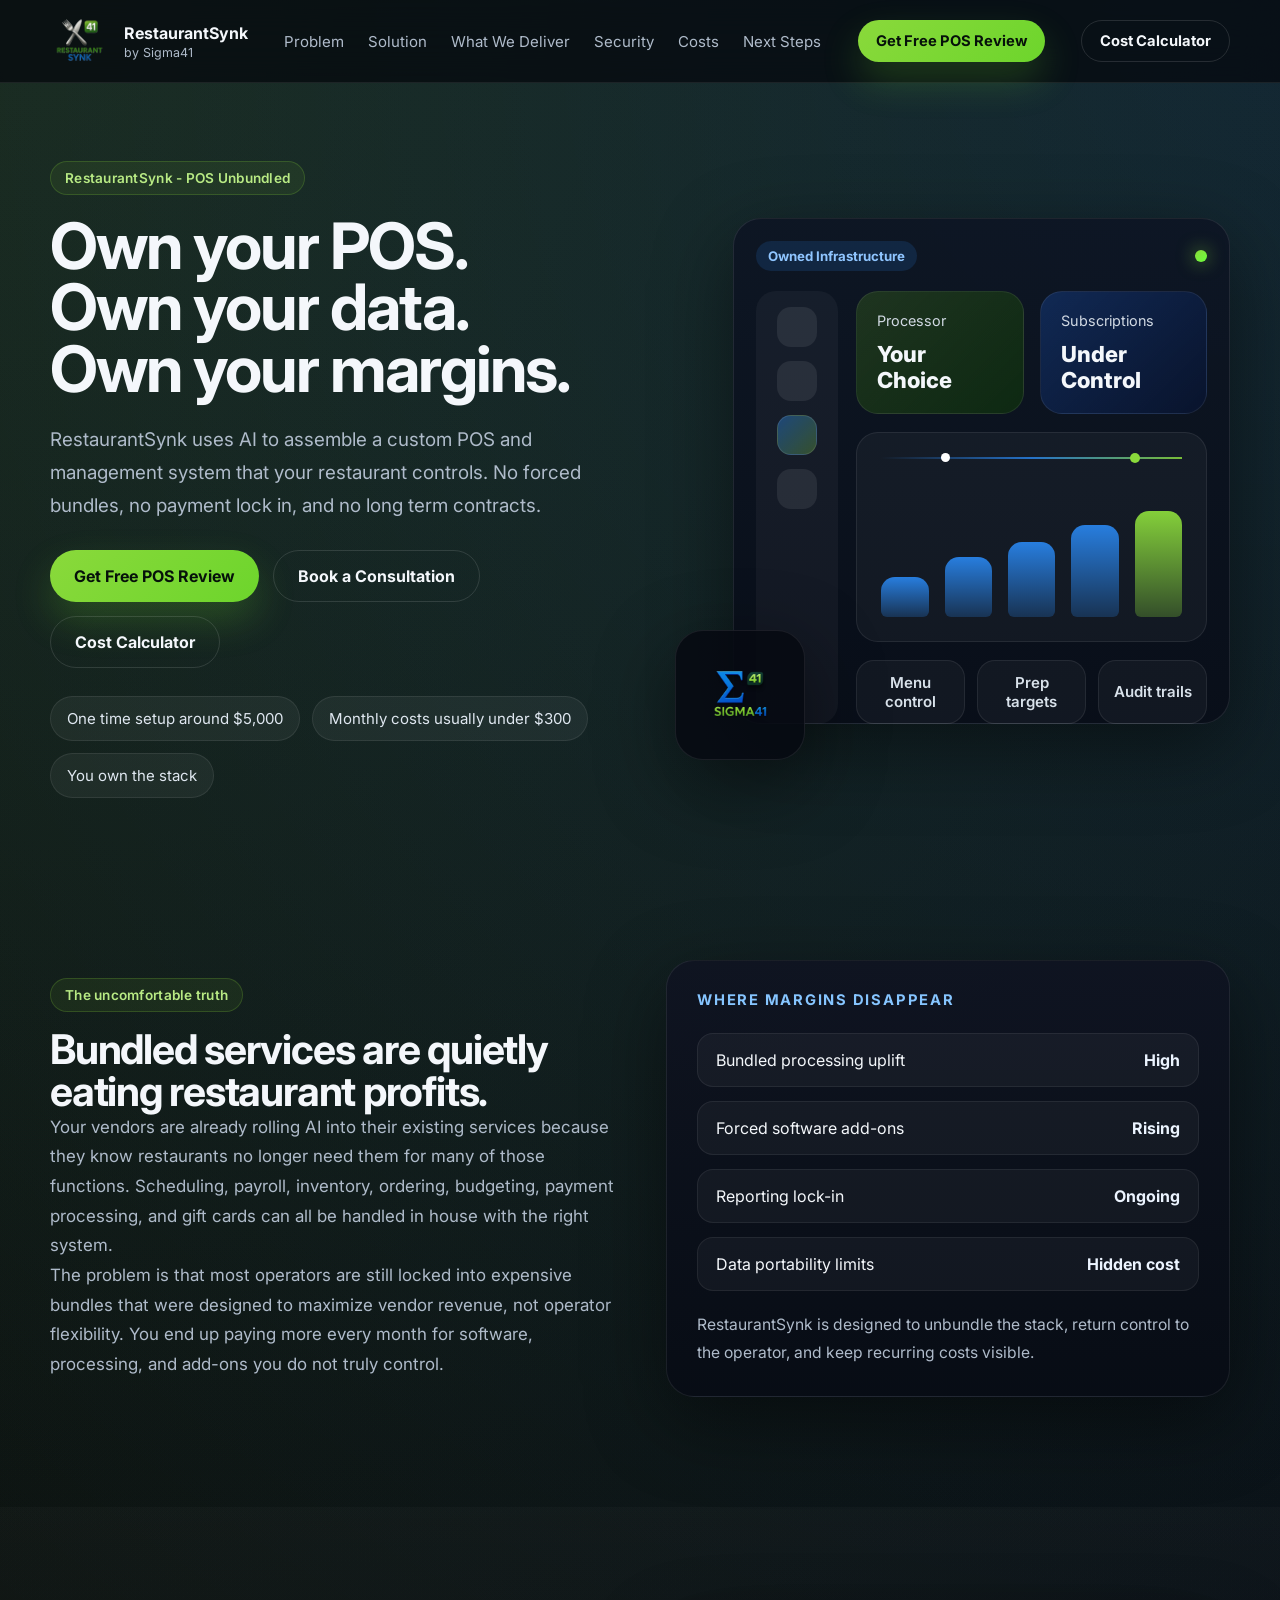
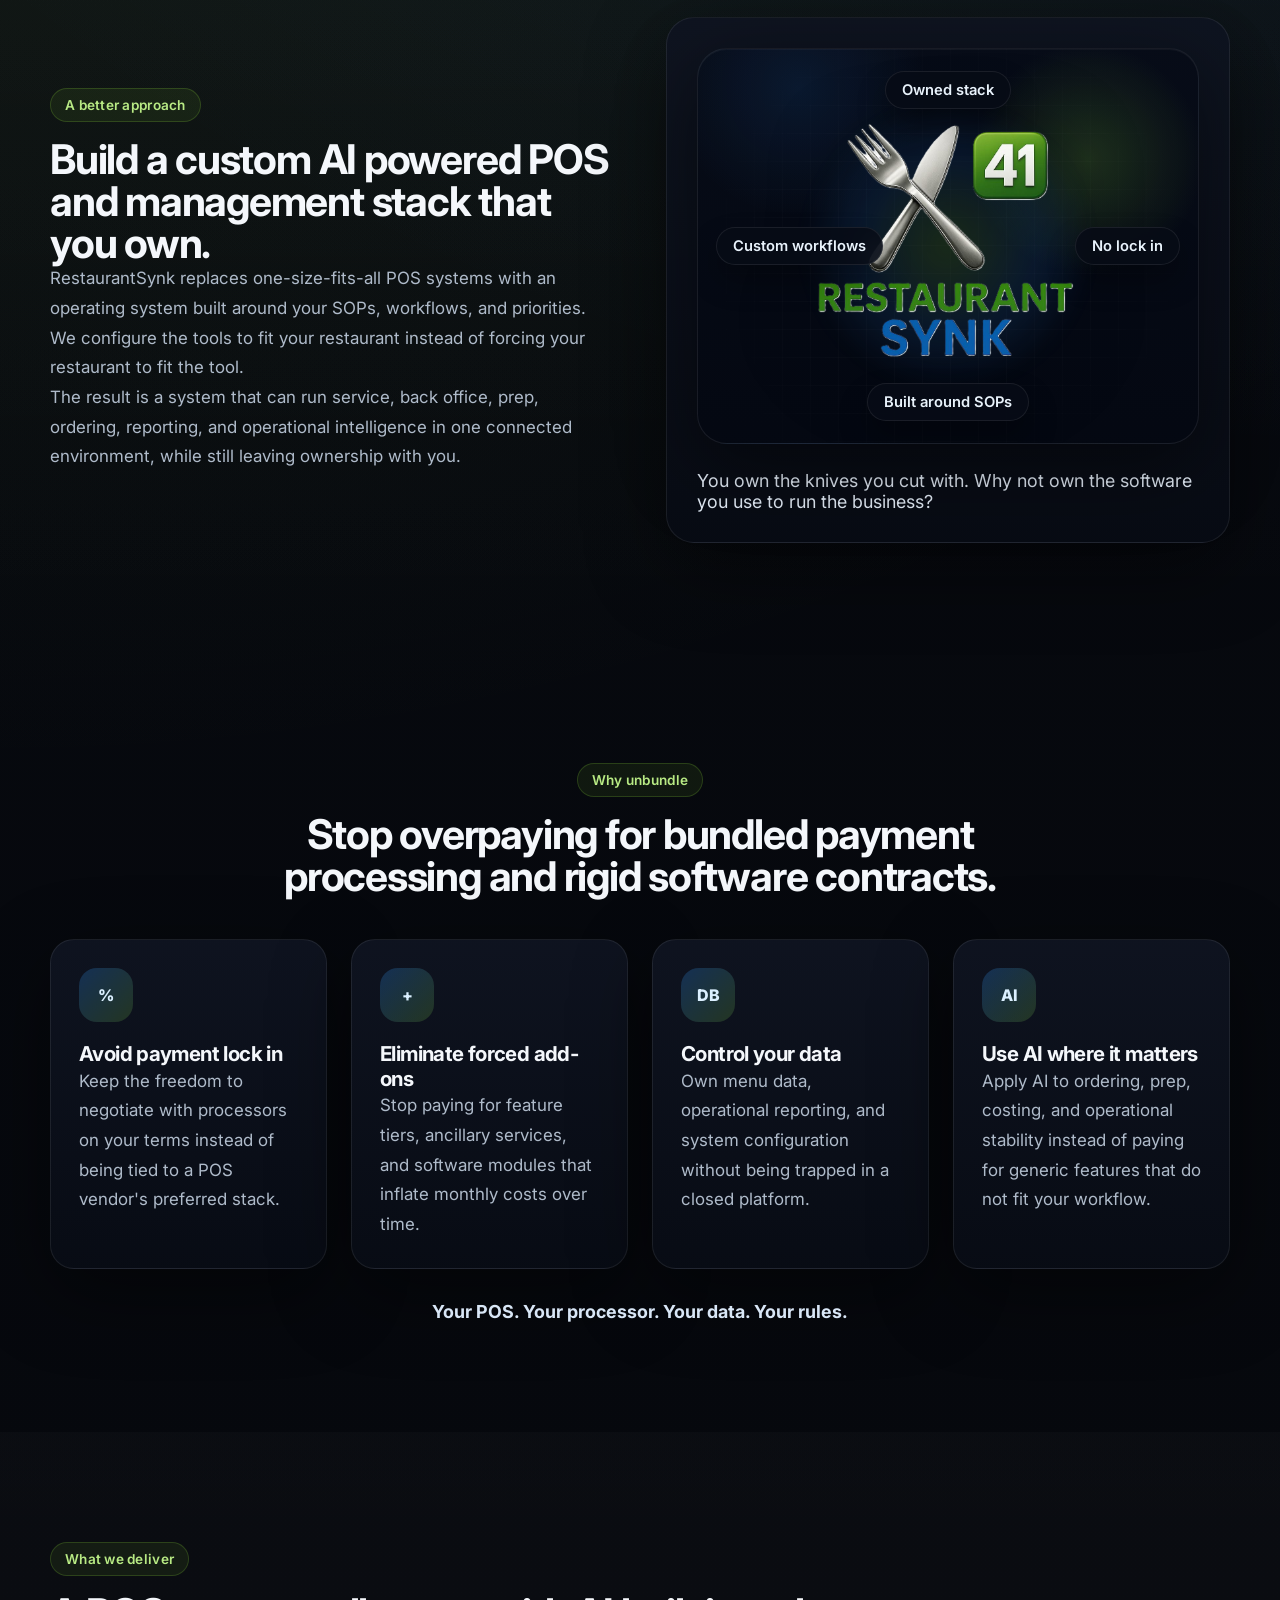
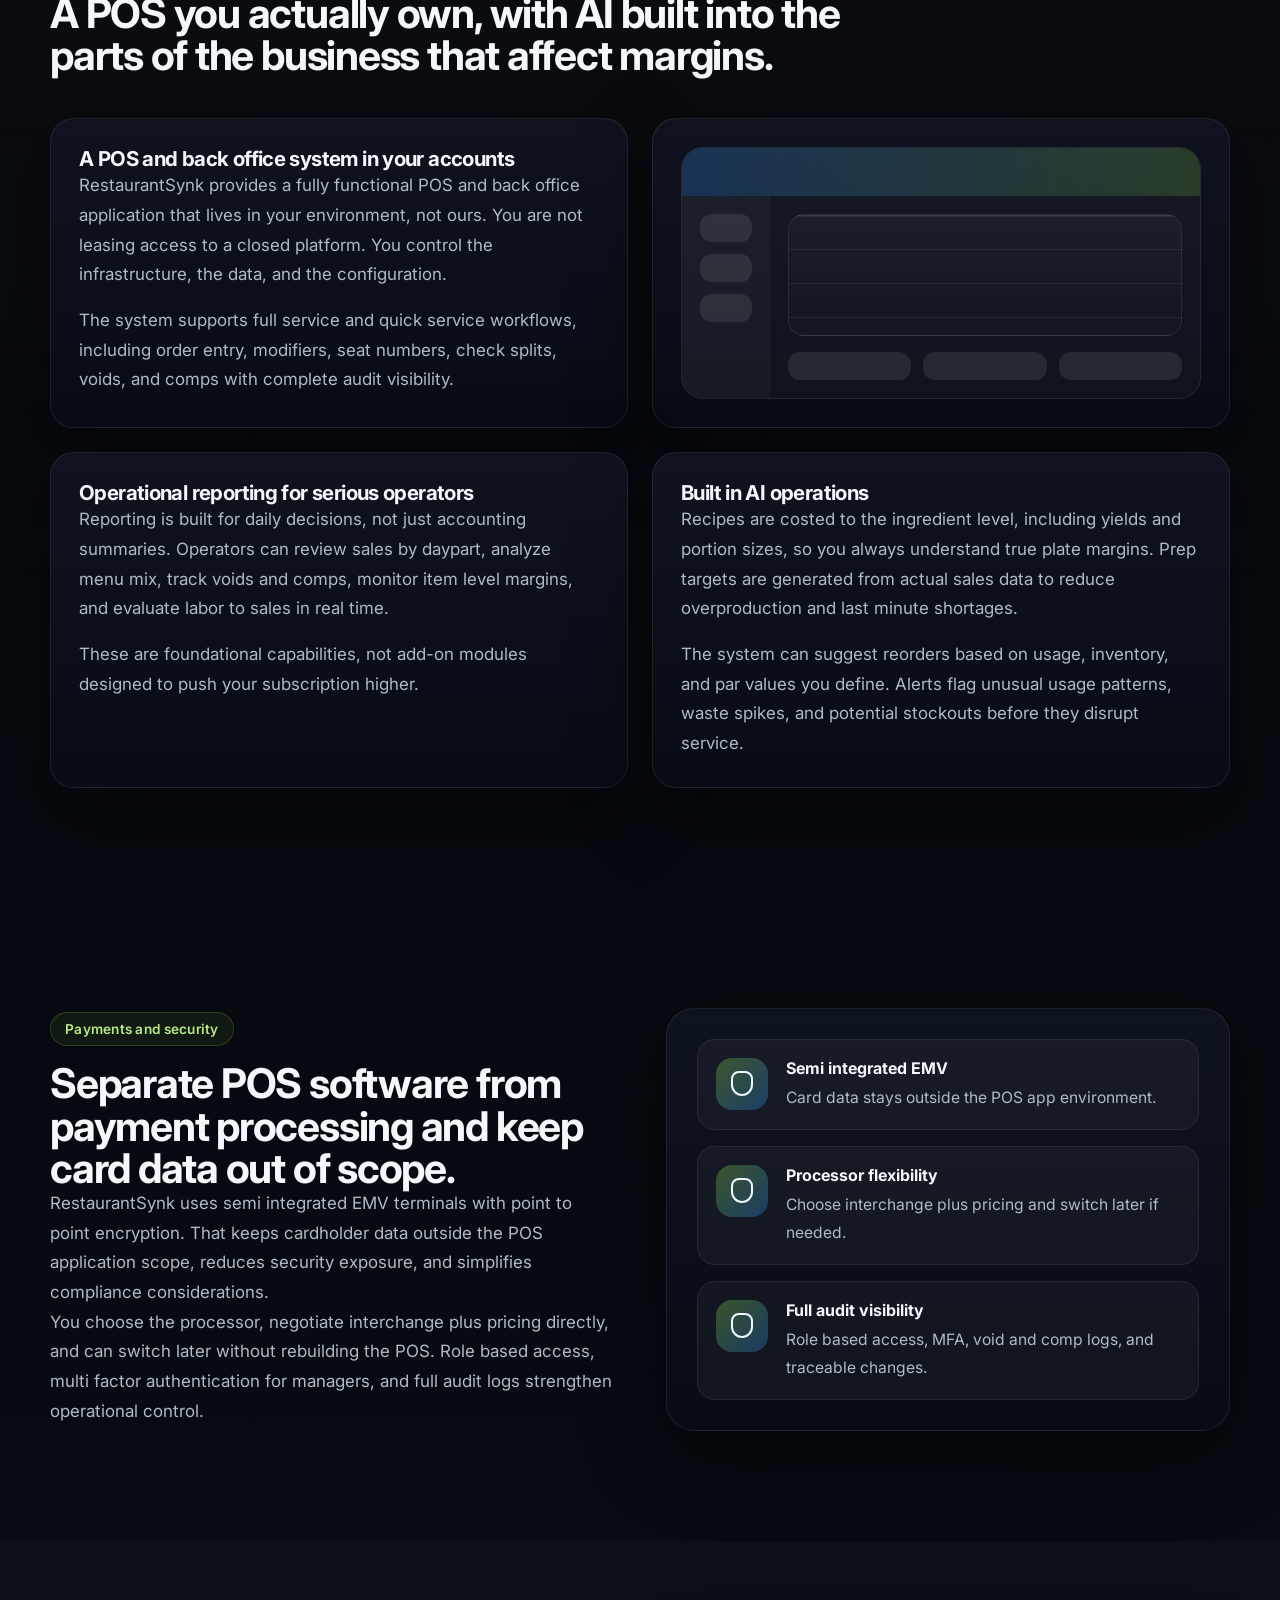
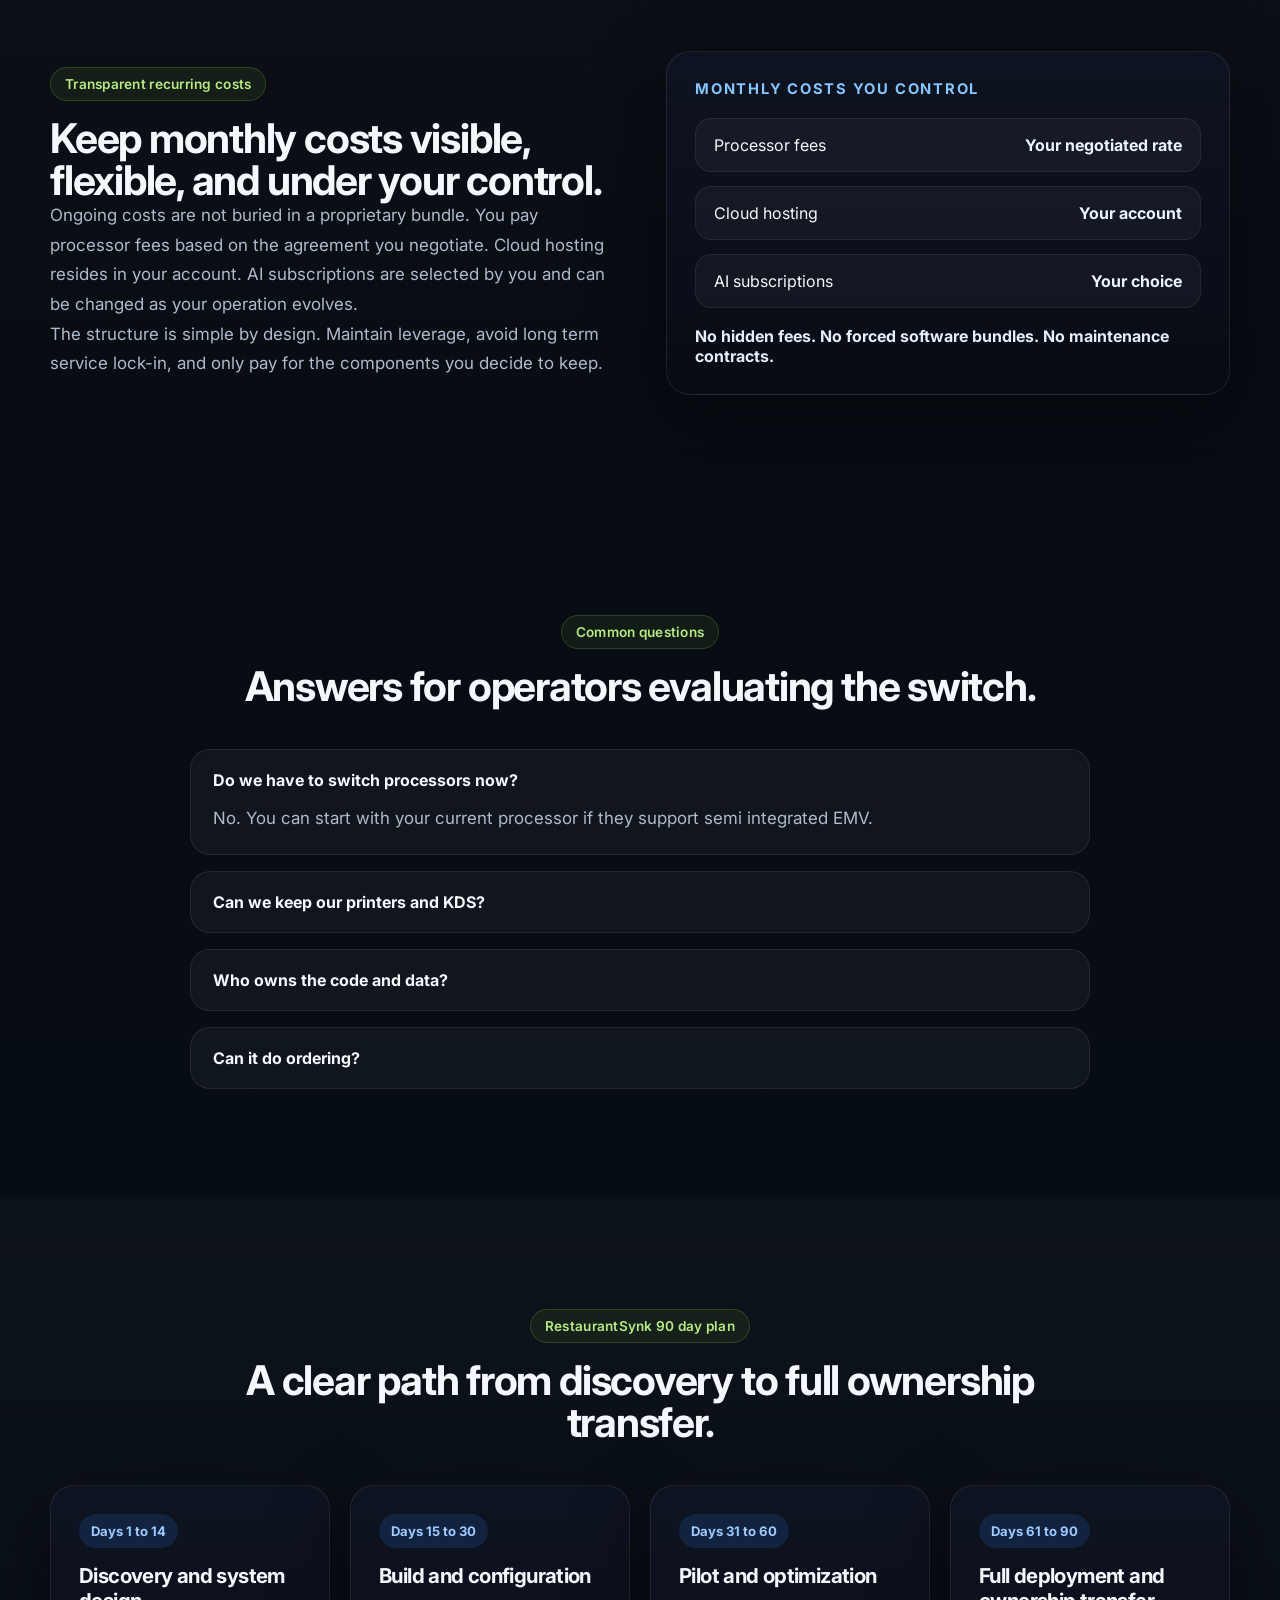
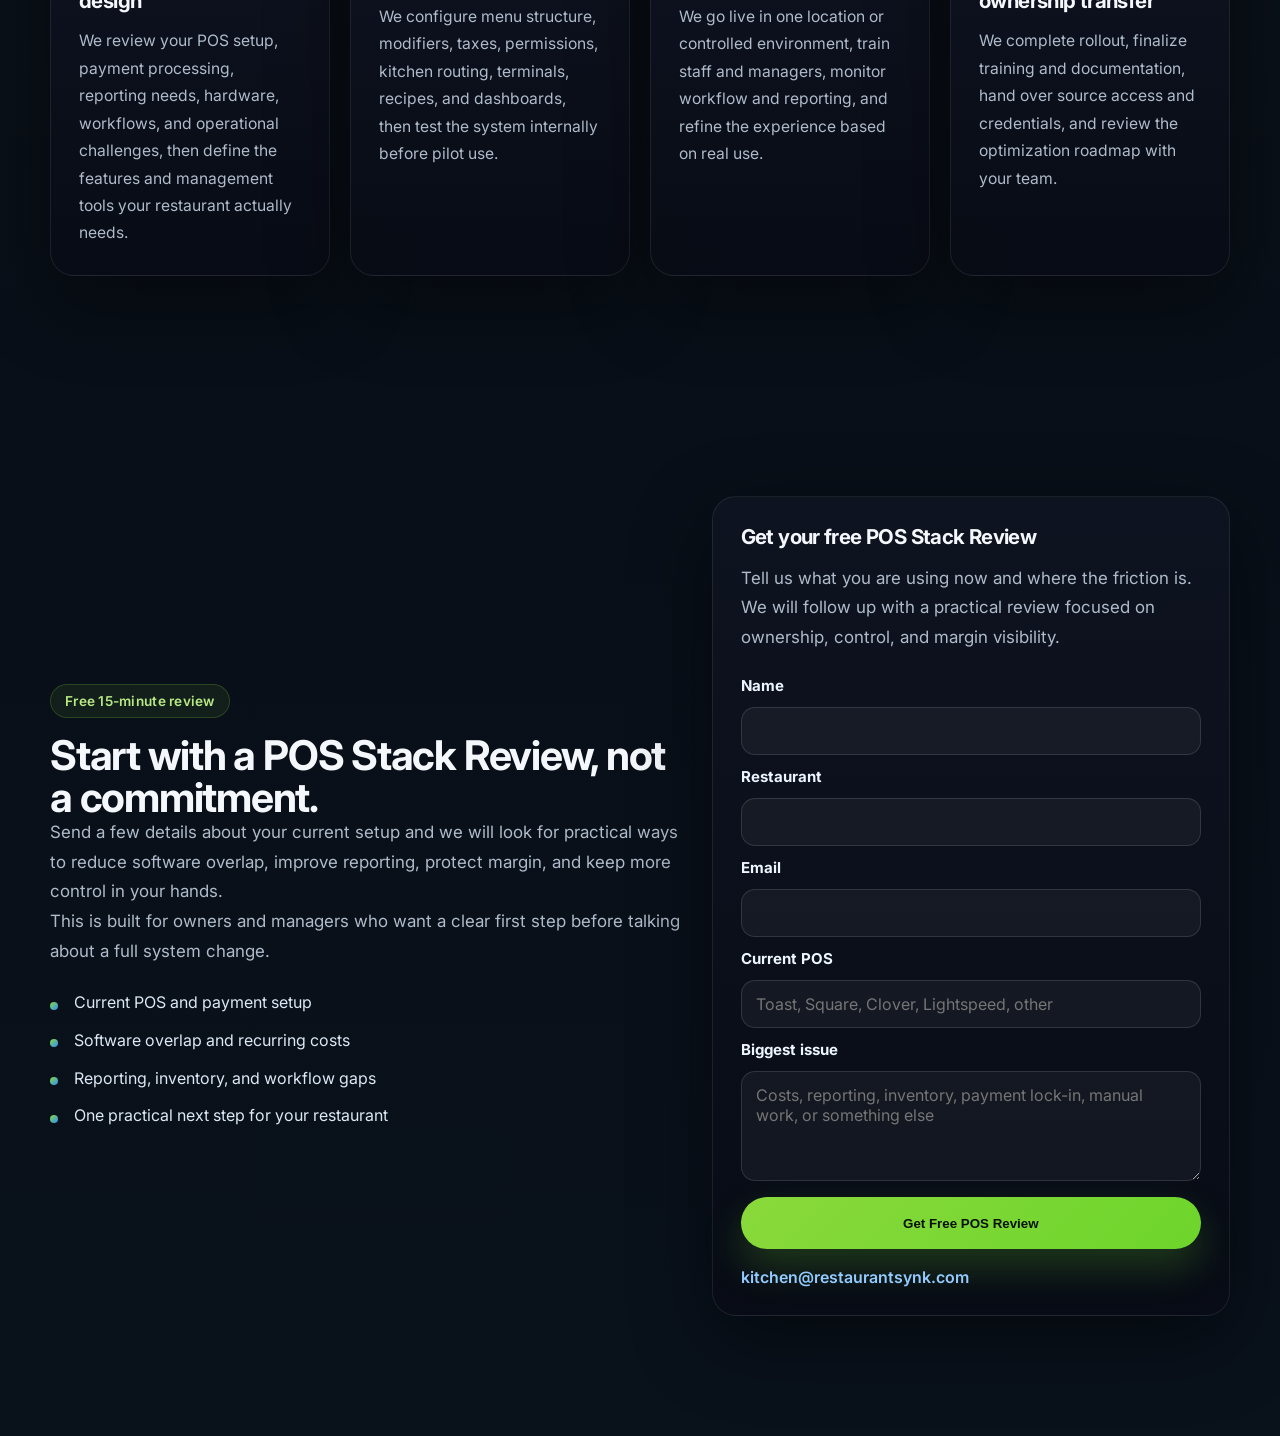
<file: index.html>
<!DOCTYPE html>
<html lang="en">
<head>
  <!-- Google tag (gtag.js) -->
  <script async src="https://www.googletagmanager.com/gtag/js?id=AW-18109989423"></script>
  <script>
    window.dataLayer = window.dataLayer || [];
    function gtag(){dataLayer.push(arguments);}
    gtag('js', new Date());

    gtag('config', 'AW-18109989423');
  </script>
  <meta charset="UTF-8" />
  <meta name="viewport" content="width=device-width, initial-scale=1.0" />
  <title>RestaurantSynk | POS Unbundled</title>
  <meta name="description" content="Own your POS, your data, and your margins. RestaurantSynk builds custom AI-powered POS and back-office systems without forced bundles or payment lock-in." />
  <link rel="preconnect" href="https://fonts.googleapis.com">
  <link rel="preconnect" href="https://fonts.gstatic.com" crossorigin>
  <link href="https://fonts.googleapis.com/css2?family=Inter:wght@400;500;600;700;800&display=swap" rel="stylesheet">
  <link rel="stylesheet" href="styles.css" />
  <link rel="stylesheet" href="lead-form.css" />
</head>
<body>
  <div class="site-shell">
    <header class="topbar">
      <div class="container nav-wrap">
        <a class="brand" href="#top" aria-label="RestaurantSynk home">
          <img src="assets/restaurantsynk-logo.png" alt="RestaurantSynk logo" class="brand-logo" />
          <div class="brand-copy">
            <span class="brand-name">RestaurantSynk</span>
            <span class="brand-sub">by Sigma41</span>
          </div>
        </a>
        <nav class="nav-links">
          <a href="#problem">Problem</a>
          <a href="#solution">Solution</a>
          <a href="#deliver">What We Deliver</a>
          <a href="#security">Security</a>
          <a href="#cost">Costs</a>
          <a href="#next-steps">Next Steps</a>
        </nav>
        <a class="btn btn-small" href="https://calendly.com/kitchen-restaurantsynk/30min" target="_blank" rel="noreferrer">Schedule a Consultation</a>
      </div>
    </header>

    <main id="top">
      <section class="hero">
        <div class="container hero-grid">
          <div class="hero-copy">
            <div class="eyebrow">RestaurantSynk - POS Unbundled</div>
            <h1>Own your POS.<br>Own your data.<br>Own your margins.</h1>
            <p class="hero-lead">
              RestaurantSynk uses AI to assemble a custom POS and management system that your restaurant controls. No forced bundles, no payment lock in, and no long term contracts.
            </p>
            <div class="hero-actions">
              <a class="btn" href="https://calendly.com/kitchen-restaurantsynk/30min" target="_blank" rel="noreferrer">Schedule a Consultation</a>
              <a class="btn btn-ghost" href="mailto:kitchen@restaurantsynk.com">Contact Us</a>
            </div>
            <div class="hero-points">
              <span>One time setup around $5,000</span>
              <span>Monthly costs usually under $300</span>
              <span>You own the stack</span>
            </div>
          </div>
          <div class="hero-visual">
            <div class="visual-card control-card">
              <div class="visual-top">
                <span class="pill">Owned Infrastructure</span>
                <span class="status-dot"></span>
              </div>
              <div class="mock-screen">
                <div class="mock-sidebar">
                  <div class="mock-icon"></div>
                  <div class="mock-icon"></div>
                  <div class="mock-icon active"></div>
                  <div class="mock-icon"></div>
                </div>
                <div class="mock-content">
                  <div class="metric-row">
                    <div class="metric-card green">
                      <div class="metric-label">Processor</div>
                      <div class="metric-value">Your Choice</div>
                    </div>
                    <div class="metric-card blue">
                      <div class="metric-label">Subscriptions</div>
                      <div class="metric-value">Under Control</div>
                    </div>
                  </div>
                  <div class="chart-card">
                    <div class="chart-line"></div>
                    <div class="chart-bars">
                      <span></span><span></span><span></span><span></span><span></span>
                    </div>
                  </div>
                  <div class="feature-list">
                    <div>Menu control</div>
                    <div>Prep targets</div>
                    <div>Audit trails</div>
                  </div>
                </div>
              </div>
            </div>
            <div class="sigma-badge">
              <img src="assets/sigma41-logo.png" alt="Sigma41 logo" />
            </div>
          </div>
        </div>
      </section>

      <section class="section" id="problem">
        <div class="container split-layout">
          <div>
            <div class="eyebrow">The uncomfortable truth</div>
            <h2>Bundled services are quietly eating restaurant profits.</h2>
            <p>
              Your vendors are already rolling AI into their existing services because they know restaurants no longer need them for many of those functions. Scheduling, payroll, inventory, ordering, budgeting, payment processing, and gift cards can all be handled in house with the right system.
            </p>
            <p>
              The problem is that most operators are still locked into expensive bundles that were designed to maximize vendor revenue, not operator flexibility. You end up paying more every month for software, processing, and add-ons you do not truly control.
            </p>
          </div>
          <div class="panel stack-panel">
            <div class="stack-title">Where margins disappear</div>
            <div class="cost-stack">
              <div class="stack-row"><span>Bundled processing uplift</span><strong>High</strong></div>
              <div class="stack-row"><span>Forced software add-ons</span><strong>Rising</strong></div>
              <div class="stack-row"><span>Reporting lock-in</span><strong>Ongoing</strong></div>
              <div class="stack-row"><span>Data portability limits</span><strong>Hidden cost</strong></div>
            </div>
            <p class="panel-note">RestaurantSynk is designed to unbundle the stack, return control to the operator, and keep recurring costs visible.</p>
          </div>
        </div>
      </section>

      <section class="section alt" id="solution">
        <div class="container split-layout reverse">
          <div class="panel logo-showcase">
            <div class="logo-orbit-card">
              <span class="orbit-pill orbit-top">Owned stack</span>
              <span class="orbit-pill orbit-right">No lock in</span>
              <span class="orbit-pill orbit-bottom">Built around SOPs</span>
              <span class="orbit-pill orbit-left">Custom workflows</span>
              <div class="logo-grid"></div>
              <div class="logo-glow"></div>
              <img src="assets/restaurantsynk-logo.png" alt="RestaurantSynk logo" class="solution-logo" />
            </div>
            <div class="panel-note big">You own the knives you cut with. Why not own the software you use to run the business?</div>
          </div>
          <div>
            <div class="eyebrow">A better approach</div>
            <h2>Build a custom AI powered POS and management stack that you own.</h2>
            <p>
              RestaurantSynk replaces one-size-fits-all POS systems with an operating system built around your SOPs, workflows, and priorities. We configure the tools to fit your restaurant instead of forcing your restaurant to fit the tool.
            </p>
            <p>
              The result is a system that can run service, back office, prep, ordering, reporting, and operational intelligence in one connected environment, while still leaving ownership with you.
            </p>
          </div>
        </div>
      </section>

      <section class="section" id="why-unbundle">
        <div class="container">
          <div class="section-header center">
            <div class="eyebrow">Why unbundle</div>
            <h2>Stop overpaying for bundled payment processing and rigid software contracts.</h2>
          </div>
          <div class="card-grid four-up">
            <article class="info-card">
              <div class="icon-wrap">%</div>
              <h3>Avoid payment lock in</h3>
              <p>Keep the freedom to negotiate with processors on your terms instead of being tied to a POS vendor's preferred stack.</p>
            </article>
            <article class="info-card">
              <div class="icon-wrap">+</div>
              <h3>Eliminate forced add-ons</h3>
              <p>Stop paying for feature tiers, ancillary services, and software modules that inflate monthly costs over time.</p>
            </article>
            <article class="info-card">
              <div class="icon-wrap">DB</div>
              <h3>Control your data</h3>
              <p>Own menu data, operational reporting, and system configuration without being trapped in a closed platform.</p>
            </article>
            <article class="info-card">
              <div class="icon-wrap">AI</div>
              <h3>Use AI where it matters</h3>
              <p>Apply AI to ordering, prep, costing, and operational stability instead of paying for generic features that do not fit your workflow.</p>
            </article>
          </div>
          <div class="center quote-line">Your POS. Your processor. Your data. Your rules.</div>
        </div>
      </section>

      <section class="section alt" id="deliver">
        <div class="container">
          <div class="section-header">
            <div class="eyebrow">What we deliver</div>
            <h2>A POS you actually own, with AI built into the parts of the business that affect margins.</h2>
          </div>
          <div class="deliver-grid">
            <article class="feature-panel">
              <h3>A POS and back office system in your accounts</h3>
              <p>
                RestaurantSynk provides a fully functional POS and back office application that lives in your environment, not ours. You are not leasing access to a closed platform. You control the infrastructure, the data, and the configuration.
              </p>
              <p>
                The system supports full service and quick service workflows, including order entry, modifiers, seat numbers, check splits, voids, and comps with complete audit visibility.
              </p>
            </article>
            <article class="feature-panel mockup-panel">
              <div class="mini-ui">
                <div class="mini-header"></div>
                <div class="mini-body">
                  <div class="mini-col">
                    <span></span><span></span><span></span>
                  </div>
                  <div class="mini-main">
                    <div class="mini-table"></div>
                    <div class="mini-footer-row">
                      <div></div><div></div><div></div>
                    </div>
                  </div>
                </div>
              </div>
            </article>
            <article class="feature-panel">
              <h3>Operational reporting for serious operators</h3>
              <p>
                Reporting is built for daily decisions, not just accounting summaries. Operators can review sales by daypart, analyze menu mix, track voids and comps, monitor item level margins, and evaluate labor to sales in real time.
              </p>
              <p>
                These are foundational capabilities, not add-on modules designed to push your subscription higher.
              </p>
            </article>
            <article class="feature-panel">
              <h3>Built in AI operations</h3>
              <p>
                Recipes are costed to the ingredient level, including yields and portion sizes, so you always understand true plate margins. Prep targets are generated from actual sales data to reduce overproduction and last minute shortages.
              </p>
              <p>
                The system can suggest reorders based on usage, inventory, and par values you define. Alerts flag unusual usage patterns, waste spikes, and potential stockouts before they disrupt service.
              </p>
            </article>
          </div>
        </div>
      </section>

      <section class="section" id="security">
        <div class="container split-layout">
          <div>
            <div class="eyebrow">Payments and security</div>
            <h2>Separate POS software from payment processing and keep card data out of scope.</h2>
            <p>
              RestaurantSynk uses semi integrated EMV terminals with point to point encryption. That keeps cardholder data outside the POS application scope, reduces security exposure, and simplifies compliance considerations.
            </p>
            <p>
              You choose the processor, negotiate interchange plus pricing directly, and can switch later without rebuilding the POS. Role based access, multi factor authentication for managers, and full audit logs strengthen operational control.
            </p>
          </div>
          <div class="panel security-panel">
            <div class="security-item">
              <span class="shield"></span>
              <div>
                <strong>Semi integrated EMV</strong>
                <p>Card data stays outside the POS app environment.</p>
              </div>
            </div>
            <div class="security-item">
              <span class="shield"></span>
              <div>
                <strong>Processor flexibility</strong>
                <p>Choose interchange plus pricing and switch later if needed.</p>
              </div>
            </div>
            <div class="security-item">
              <span class="shield"></span>
              <div>
                <strong>Full audit visibility</strong>
                <p>Role based access, MFA, void and comp logs, and traceable changes.</p>
              </div>
            </div>
          </div>
        </div>
      </section>

      <section class="section alt" id="cost">
        <div class="container split-layout reverse">
          <div class="pricing-panel">
            <div class="price-head">Monthly costs you control</div>
            <div class="price-card">
              <div class="price-row"><span>Processor fees</span><strong>Your negotiated rate</strong></div>
              <div class="price-row"><span>Cloud hosting</span><strong>Your account</strong></div>
              <div class="price-row"><span>AI subscriptions</span><strong>Your choice</strong></div>
            </div>
            <div class="pricing-note">No hidden fees. No forced software bundles. No maintenance contracts.</div>
          </div>
          <div>
            <div class="eyebrow">Transparent recurring costs</div>
            <h2>Keep monthly costs visible, flexible, and under your control.</h2>
            <p>
              Ongoing costs are not buried in a proprietary bundle. You pay processor fees based on the agreement you negotiate. Cloud hosting resides in your account. AI subscriptions are selected by you and can be changed as your operation evolves.
            </p>
            <p>
              The structure is simple by design. Maintain leverage, avoid long term service lock-in, and only pay for the components you decide to keep.
            </p>
          </div>
        </div>
      </section>

      <section class="section" id="faq">
        <div class="container">
          <div class="section-header center">
            <div class="eyebrow">Common questions</div>
            <h2>Answers for operators evaluating the switch.</h2>
          </div>
          <div class="faq-list">
            <details open>
              <summary>Do we have to switch processors now?</summary>
              <p>No. You can start with your current processor if they support semi integrated EMV.</p>
            </details>
            <details>
              <summary>Can we keep our printers and KDS?</summary>
              <p>In most cases, yes. We verify drivers, network readiness, and workflow fit before implementation.</p>
            </details>
            <details>
              <summary>Who owns the code and data?</summary>
              <p>You do. It lives in your accounts, exports are open, and APIs remain available.</p>
            </details>
            <details>
              <summary>Can it do ordering?</summary>
              <p>Yes. The system can suggest orders based on usage, inventory, and par levels set by you.</p>
            </details>
          </div>
        </div>
      </section>

      <section class="section alt" id="roadmap">
        <div class="container">
          <div class="section-header center">
            <div class="eyebrow">RestaurantSynk 90 day plan</div>
            <h2>A clear path from discovery to full ownership transfer.</h2>
          </div>
          <div class="timeline">
            <article class="timeline-step">
              <span class="timeline-day">Days 1 to 14</span>
              <h3>Discovery and system design</h3>
              <p>We review your POS setup, payment processing, reporting needs, hardware, workflows, and operational challenges, then define the features and management tools your restaurant actually needs.</p>
            </article>
            <article class="timeline-step">
              <span class="timeline-day">Days 15 to 30</span>
              <h3>Build and configuration</h3>
              <p>We configure menu structure, modifiers, taxes, permissions, kitchen routing, terminals, recipes, and dashboards, then test the system internally before pilot use.</p>
            </article>
            <article class="timeline-step">
              <span class="timeline-day">Days 31 to 60</span>
              <h3>Pilot and optimization</h3>
              <p>We go live in one location or controlled environment, train staff and managers, monitor workflow and reporting, and refine the experience based on real use.</p>
            </article>
            <article class="timeline-step">
              <span class="timeline-day">Days 61 to 90</span>
              <h3>Full deployment and ownership transfer</h3>
              <p>We complete rollout, finalize training and documentation, hand over source access and credentials, and review the optimization roadmap with your team.</p>
            </article>
          </div>
        </div>
      </section>

      <section class="section cta-section" id="next-steps">
        <div class="container cta-grid">
          <div>
            <div class="eyebrow">Free 15-minute review</div>
            <h2>Start with a POS Stack Review, not a commitment.</h2>
            <p>
              Send a few details about your current setup and we will look for practical ways to reduce software overlap, improve reporting, protect margin, and keep more control in your hands.
            </p>
            <p>
              This is built for owners and managers who want a clear first step before talking about a full system change.
            </p>
            <ul class="review-points" aria-label="What the review covers">
              <li>Current POS and payment setup</li>
              <li>Software overlap and recurring costs</li>
              <li>Reporting, inventory, and workflow gaps</li>
              <li>One practical next step for your restaurant</li>
            </ul>
          </div>
          <div class="cta-card">
            <h3>Get your free POS Stack Review</h3>
            <p>Tell us what you are using now and where the friction is. We will follow up with a practical review focused on ownership, control, and margin visibility.</p>
            <form class="lead-form" name="pos-stack-review" method="POST" action="/thank-you.html" data-netlify="true" netlify-honeypot="bot-field">
              <input type="hidden" name="form-name" value="pos-stack-review" />
              <p class="hidden-field">
                <label>Do not fill this out if you are human: <input name="bot-field" /></label>
              </p>
              <label for="review-name">Name</label>
              <input id="review-name" name="name" type="text" autocomplete="name" required />
              <label for="review-restaurant">Restaurant</label>
              <input id="review-restaurant" name="restaurant" type="text" autocomplete="organization" required />
              <label for="review-email">Email</label>
              <input id="review-email" name="email" type="email" autocomplete="email" required />
              <label for="review-pos">Current POS</label>
              <input id="review-pos" name="current-pos" type="text" placeholder="Toast, Square, Clover, Lightspeed, other" />
              <label for="review-issue">Biggest issue</label>
              <textarea id="review-issue" name="biggest-issue" rows="4" placeholder="Costs, reporting, inventory, payment lock-in, manual work, or something else"></textarea>
              <button class="btn" type="submit">Get Free POS Review</button>
            </form>
            <a class="email-link" href="mailto:kitchen@restaurantsynk.com">kitchen@restaurantsynk.com</a>
          </div>
        </div>
      </section>
    </main>
  </div>

  <script src="script.js"></script>
</body>
</html>
</file>
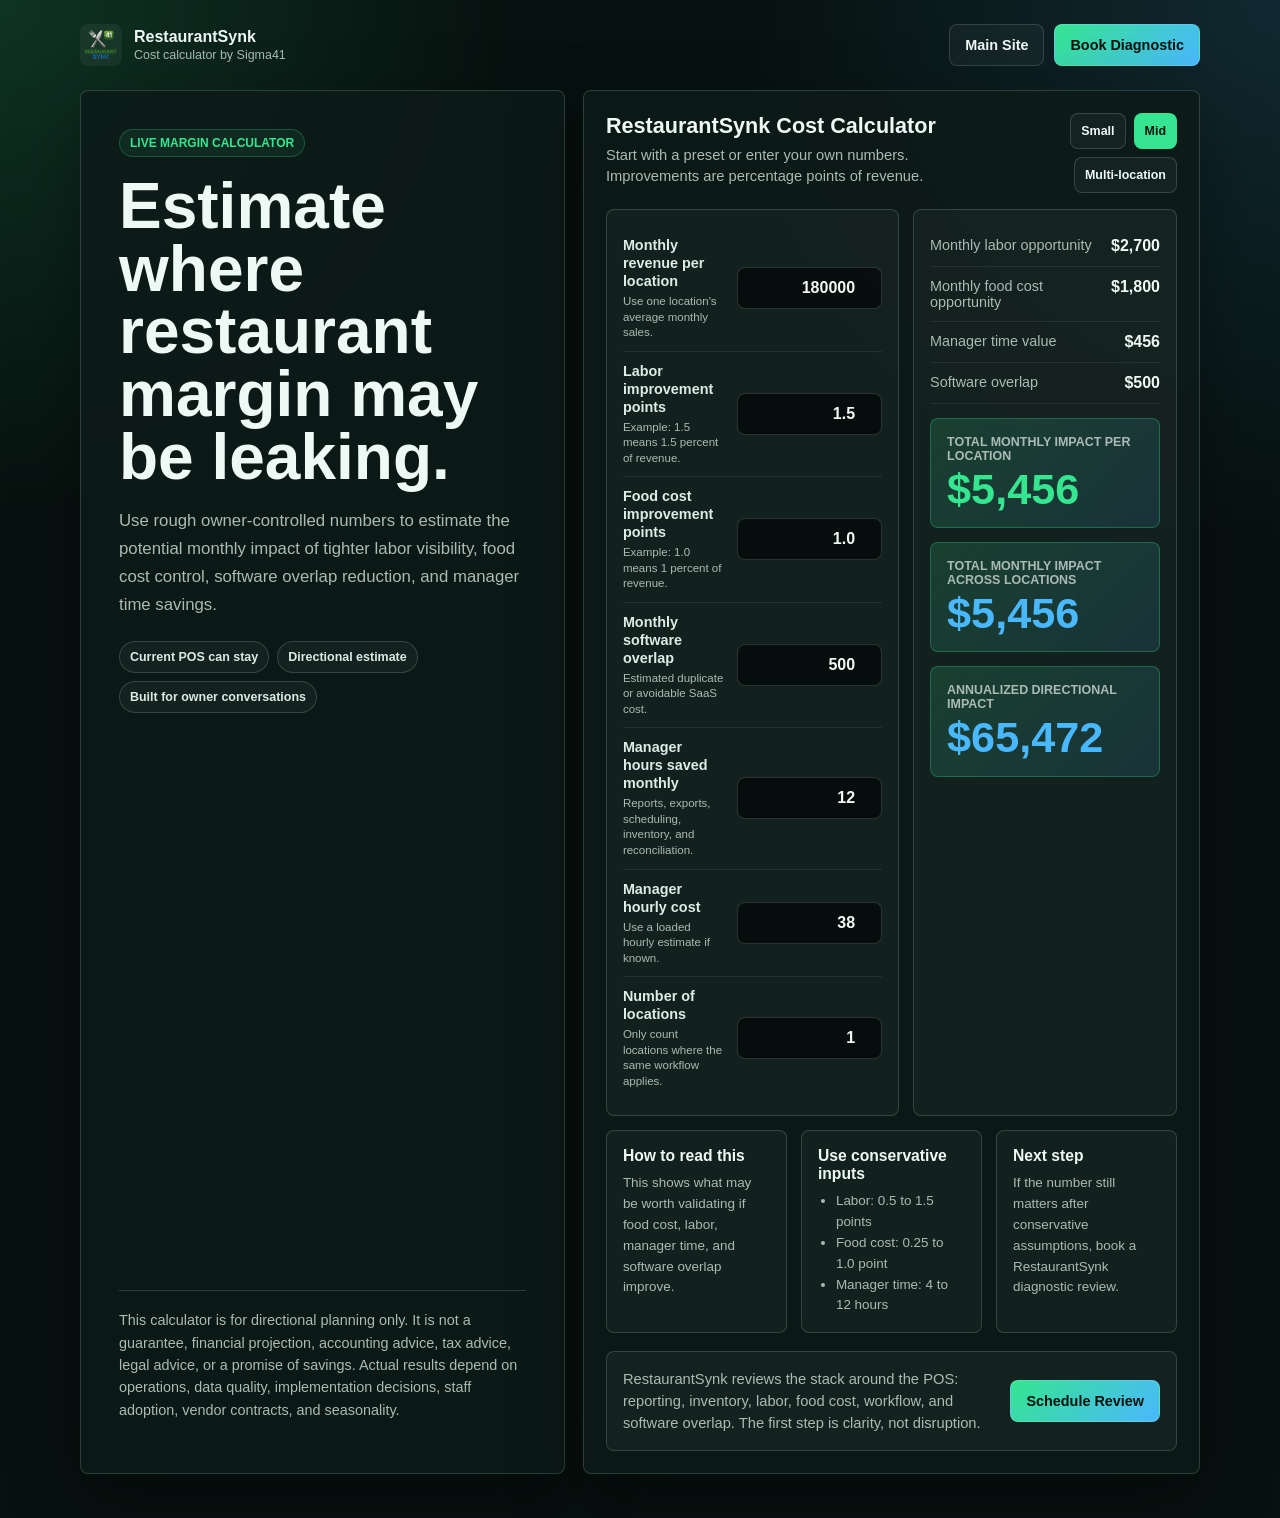
<file: cost-calculator/index.html>
<!doctype html>
<html lang="en">
<head>
  <meta charset="utf-8">
  <meta name="viewport" content="width=device-width, initial-scale=1">
  <title>RestaurantSynk Cost Calculator</title>
  <meta name="description" content="Estimate potential monthly restaurant margin impact from labor visibility, food cost control, software overlap, and manager time savings.">
  <link rel="canonical" href="https://www.cost-calculator.restaurantsynk.com/">
  <style>
    :root { --bg:#07110f; --card:#0d1b18; --card2:#10241f; --text:#eef8f4; --muted:#a9bbb4; --line:rgba(182,244,214,.18); --green:#35e58f; --blue:#4ab8ff; }
    * { box-sizing:border-box; }
    body { margin:0; font-family:Inter,-apple-system,BlinkMacSystemFont,"Segoe UI",Arial,sans-serif; background:radial-gradient(circle at top left,rgba(53,229,143,.16),transparent 32rem),radial-gradient(circle at top right,rgba(74,184,255,.14),transparent 34rem),var(--bg); color:var(--text); }
    .wrap { width:min(1120px,calc(100% - 32px)); margin:0 auto; padding:24px 0 44px; }
    .top { display:flex; align-items:center; justify-content:space-between; gap:16px; padding-bottom:24px; }
    .brand { display:flex; align-items:center; gap:12px; color:var(--text); text-decoration:none; min-width:0; }
    .brand img { width:42px; height:42px; object-fit:contain; border-radius:8px; background:rgba(255,255,255,.05); }
    .brand strong { display:block; font-size:1rem; }
    .brand span { display:block; color:var(--muted); font-size:.78rem; margin-top:2px; }
    .actions { display:flex; gap:10px; flex-wrap:wrap; justify-content:flex-end; }
    .btn { display:inline-flex; align-items:center; justify-content:center; min-height:42px; padding:0 15px; border-radius:8px; border:1px solid rgba(255,255,255,.14); background:linear-gradient(135deg,var(--green),var(--blue)); color:#04120d; font-weight:800; font-size:.9rem; text-decoration:none; white-space:nowrap; }
    .btn.ghost { background:rgba(255,255,255,.04); color:var(--text); }
    .grid { display:grid; grid-template-columns:.88fr 1.12fr; gap:18px; align-items:stretch; }
    .panel { border:1px solid var(--line); background:rgba(13,27,24,.88); border-radius:8px; box-shadow:0 24px 70px rgba(0,0,0,.34); }
    .intro { padding:clamp(22px,4vw,38px); display:flex; flex-direction:column; justify-content:space-between; gap:24px; }
    .eyebrow { display:inline-flex; width:fit-content; padding:6px 10px; border-radius:999px; border:1px solid rgba(53,229,143,.24); color:var(--green); background:rgba(53,229,143,.08); font-size:.75rem; font-weight:800; text-transform:uppercase; }
    h1 { margin:18px 0; font-size:clamp(2.15rem,5vw,4.5rem); line-height:.98; letter-spacing:0; }
    .lead { margin:0; color:var(--muted); line-height:1.68; font-size:1.05rem; max-width:58ch; }
    .pills { display:flex; flex-wrap:wrap; gap:8px; margin-top:22px; }
    .pill { padding:8px 10px; border-radius:999px; border:1px solid var(--line); background:rgba(255,255,255,.04); color:#d8ebe5; font-size:.78rem; font-weight:700; }
    .disclaimer { border-top:1px solid var(--line); padding-top:18px; color:var(--muted); line-height:1.55; font-size:.9rem; }
    .calculator { padding:clamp(16px,2.4vw,22px); }
    .calc-head { display:flex; justify-content:space-between; gap:14px; align-items:flex-start; margin-bottom:16px; }
    h2 { margin:0 0 6px; font-size:1.35rem; }
    .calc-head p { margin:0; color:var(--muted); line-height:1.45; font-size:.92rem; }
    .presets { display:flex; gap:8px; flex-wrap:wrap; justify-content:flex-end; min-width:210px; }
    button { font:inherit; }
    .preset { min-height:36px; padding:0 10px; border-radius:8px; border:1px solid var(--line); background:rgba(255,255,255,.04); color:var(--text); cursor:pointer; font-size:.78rem; font-weight:800; }
    .preset.active { border-color:rgba(53,229,143,.7); background:var(--green); color:#06140f; }
    .calc-grid { display:grid; grid-template-columns:1fr .9fr; gap:14px; }
    .box { border:1px solid var(--line); background:rgba(255,255,255,.035); border-radius:8px; padding:16px; }
    .field { display:grid; grid-template-columns:minmax(0,1fr) 145px; gap:12px; align-items:center; padding:10px 0; border-bottom:1px solid rgba(255,255,255,.07); }
    .field:last-child { border-bottom:0; }
    label { color:#dcece7; font-size:.9rem; font-weight:700; line-height:1.25; }
    .hint { display:block; margin-top:4px; color:var(--muted); font-size:.72rem; font-weight:500; line-height:1.35; }
    input { width:100%; min-height:42px; border-radius:8px; border:1px solid rgba(255,255,255,.15); background:rgba(2,8,7,.7); color:var(--text); padding:0 11px; font:inherit; font-weight:800; text-align:right; }
    input:focus { outline:2px solid rgba(74,184,255,.46); outline-offset:2px; border-color:rgba(74,184,255,.75); }
    .metric { display:flex; justify-content:space-between; gap:12px; padding:11px 0; border-bottom:1px solid rgba(255,255,255,.07); color:var(--muted); font-size:.9rem; }
    .metric strong { color:var(--text); font-size:1rem; white-space:nowrap; }
    .headline { margin-top:14px; padding:16px; border-radius:8px; background:linear-gradient(135deg,rgba(53,229,143,.16),rgba(74,184,255,.12)); border:1px solid rgba(53,229,143,.28); }
    .headline span { display:block; color:var(--muted); font-size:.78rem; font-weight:800; text-transform:uppercase; }
    .headline strong { display:block; margin-top:5px; font-size:clamp(1.75rem,4vw,2.7rem); color:var(--green); line-height:1; overflow-wrap:anywhere; }
    .headline strong.blue { color:var(--blue); }
    .notes { display:grid; grid-template-columns:repeat(3,minmax(0,1fr)); gap:14px; margin-top:14px; }
    .notes h3 { margin:0 0 8px; font-size:.98rem; }
    .notes p,.notes li { color:var(--muted); font-size:.84rem; line-height:1.55; }
    .notes p { margin:0; }
    .notes ul { margin:0; padding-left:18px; }
    .cta { display:flex; align-items:center; justify-content:space-between; gap:16px; margin-top:18px; padding:16px; border-radius:8px; border:1px solid var(--line); background:rgba(255,255,255,.04); }
    .cta p { margin:0; color:var(--muted); line-height:1.5; font-size:.92rem; }
    @media (max-width:920px) { .grid,.calc-grid,.notes { grid-template-columns:1fr; } .top,.calc-head,.cta { align-items:flex-start; flex-direction:column; } .presets { justify-content:flex-start; } }
    @media (max-width:560px) { .wrap { width:min(100% - 20px,1120px); padding-top:12px; } .actions { width:100%; justify-content:stretch; } .actions .btn { flex:1; white-space:normal; text-align:center; } .field { grid-template-columns:1fr; gap:8px; } input { text-align:left; } }
  </style>
</head>
<body>
  <div class="wrap">
    <header class="top">
      <a class="brand" href="https://www.restaurantsynk.com/" aria-label="RestaurantSynk home">
        <img src="../assets/restaurantsynk-logo.png" alt="RestaurantSynk logo">
        <div><strong>RestaurantSynk</strong><span>Cost calculator by Sigma41</span></div>
      </a>
      <div class="actions">
        <a class="btn ghost" href="https://www.restaurantsynk.com/">Main Site</a>
        <a class="btn" href="https://calendly.com/kitchen-restaurantsynk/30min" target="_blank" rel="noreferrer">Book Diagnostic</a>
      </div>
    </header>

    <main class="grid">
      <section class="intro panel">
        <div>
          <div class="eyebrow">Live margin calculator</div>
          <h1>Estimate where restaurant margin may be leaking.</h1>
          <p class="lead">Use rough owner-controlled numbers to estimate the potential monthly impact of tighter labor visibility, food cost control, software overlap reduction, and manager time savings.</p>
          <div class="pills">
            <span class="pill">Current POS can stay</span>
            <span class="pill">Directional estimate</span>
            <span class="pill">Built for owner conversations</span>
          </div>
        </div>
        <p class="disclaimer">This calculator is for directional planning only. It is not a guarantee, financial projection, accounting advice, tax advice, legal advice, or a promise of savings. Actual results depend on operations, data quality, implementation decisions, staff adoption, vendor contracts, and seasonality.</p>
      </section>

      <section class="calculator panel" aria-labelledby="calculator-title">
        <div class="calc-head">
          <div>
            <h2 id="calculator-title">RestaurantSynk Cost Calculator</h2>
            <p>Start with a preset or enter your own numbers. Improvements are percentage points of revenue.</p>
          </div>
          <div class="presets" aria-label="Scenario presets">
            <button class="preset" type="button" data-preset="small">Small</button>
            <button class="preset active" type="button" data-preset="mid">Mid</button>
            <button class="preset" type="button" data-preset="multi">Multi-location</button>
          </div>
        </div>

        <div class="calc-grid">
          <div class="box" aria-label="Calculator inputs">
            <div class="field"><label for="rev">Monthly revenue per location<span class="hint">Use one location's average monthly sales.</span></label><input id="rev" type="number" value="180000" min="0" step="1000"></div>
            <div class="field"><label for="laborImp">Labor improvement points<span class="hint">Example: 1.5 means 1.5 percent of revenue.</span></label><input id="laborImp" type="number" value="1.5" min="0" step="0.1"></div>
            <div class="field"><label for="foodImp">Food cost improvement points<span class="hint">Example: 1.0 means 1 percent of revenue.</span></label><input id="foodImp" type="number" value="1.0" min="0" step="0.1"></div>
            <div class="field"><label for="saasSave">Monthly software overlap<span class="hint">Estimated duplicate or avoidable SaaS cost.</span></label><input id="saasSave" type="number" value="500" min="0" step="25"></div>
            <div class="field"><label for="hrs">Manager hours saved monthly<span class="hint">Reports, exports, scheduling, inventory, and reconciliation.</span></label><input id="hrs" type="number" value="12" min="0" step="1"></div>
            <div class="field"><label for="rate">Manager hourly cost<span class="hint">Use a loaded hourly estimate if known.</span></label><input id="rate" type="number" value="38" min="0" step="1"></div>
            <div class="field"><label for="locs">Number of locations<span class="hint">Only count locations where the same workflow applies.</span></label><input id="locs" type="number" value="1" min="1" step="1"></div>
          </div>

          <div class="box" aria-live="polite" aria-label="Calculator outputs">
            <div class="metric"><span>Monthly labor opportunity</span><strong id="laborOut">$0</strong></div>
            <div class="metric"><span>Monthly food cost opportunity</span><strong id="foodOut">$0</strong></div>
            <div class="metric"><span>Manager time value</span><strong id="timeOut">$0</strong></div>
            <div class="metric"><span>Software overlap</span><strong id="saasOut">$0</strong></div>
            <div class="headline"><span>Total monthly impact per location</span><strong id="totalPer">$0</strong></div>
            <div class="headline"><span>Total monthly impact across locations</span><strong class="blue" id="totalAll">$0</strong></div>
            <div class="headline"><span>Annualized directional impact</span><strong class="blue" id="annualAll">$0</strong></div>
          </div>
        </div>

        <div class="notes">
          <aside class="box"><h3>How to read this</h3><p>This shows what may be worth validating if food cost, labor, manager time, and software overlap improve.</p></aside>
          <aside class="box"><h3>Use conservative inputs</h3><ul><li>Labor: 0.5 to 1.5 points</li><li>Food cost: 0.25 to 1.0 point</li><li>Manager time: 4 to 12 hours</li></ul></aside>
          <aside class="box"><h3>Next step</h3><p>If the number still matters after conservative assumptions, book a RestaurantSynk diagnostic review.</p></aside>
        </div>

        <div class="cta">
          <p>RestaurantSynk reviews the stack around the POS: reporting, inventory, labor, food cost, workflow, and software overlap. The first step is clarity, not disruption.</p>
          <a class="btn" href="https://calendly.com/kitchen-restaurantsynk/30min" target="_blank" rel="noreferrer">Schedule Review</a>
        </div>
      </section>
    </main>
  </div>

  <script>
    const presets = {
      small: { rev:80000, laborImp:1.0, foodImp:0.5, saasSave:250, hrs:6, rate:30, locs:1 },
      mid: { rev:180000, laborImp:1.5, foodImp:1.0, saasSave:500, hrs:12, rate:38, locs:1 },
      multi: { rev:140000, laborImp:1.0, foodImp:0.75, saasSave:600, hrs:8, rate:42, locs:4 }
    };
    const ids = ["rev","laborImp","foodImp","saasSave","hrs","rate","locs"];
    const fmt = new Intl.NumberFormat(undefined, { style:"currency", currency:"USD", maximumFractionDigits:0 });
    const num = id => Number(document.getElementById(id).value) || 0;
    function calc() {
      const rev = num("rev");
      const labor = rev * (num("laborImp") / 100);
      const food = rev * (num("foodImp") / 100);
      const saas = num("saasSave");
      const time = num("hrs") * num("rate");
      const locs = Math.max(1, num("locs"));
      const totalPer = labor + food + saas + time;
      const totalAll = totalPer * locs;
      document.getElementById("laborOut").textContent = fmt.format(labor);
      document.getElementById("foodOut").textContent = fmt.format(food);
      document.getElementById("saasOut").textContent = fmt.format(saas);
      document.getElementById("timeOut").textContent = fmt.format(time);
      document.getElementById("totalPer").textContent = fmt.format(totalPer);
      document.getElementById("totalAll").textContent = fmt.format(totalAll);
      document.getElementById("annualAll").textContent = fmt.format(totalAll * 12);
    }
    function applyPreset(name) {
      const preset = presets[name];
      if (!preset) return;
      ids.forEach(id => { document.getElementById(id).value = preset[id]; });
      document.querySelectorAll(".preset").forEach(button => button.classList.toggle("active", button.dataset.preset === name));
      calc();
    }
    ids.forEach(id => document.getElementById(id).addEventListener("input", () => { document.querySelectorAll(".preset").forEach(button => button.classList.remove("active")); calc(); }));
    document.querySelectorAll(".preset").forEach(button => button.addEventListener("click", () => applyPreset(button.dataset.preset)));
    calc();
  </script>
</body>
</html>
</file>
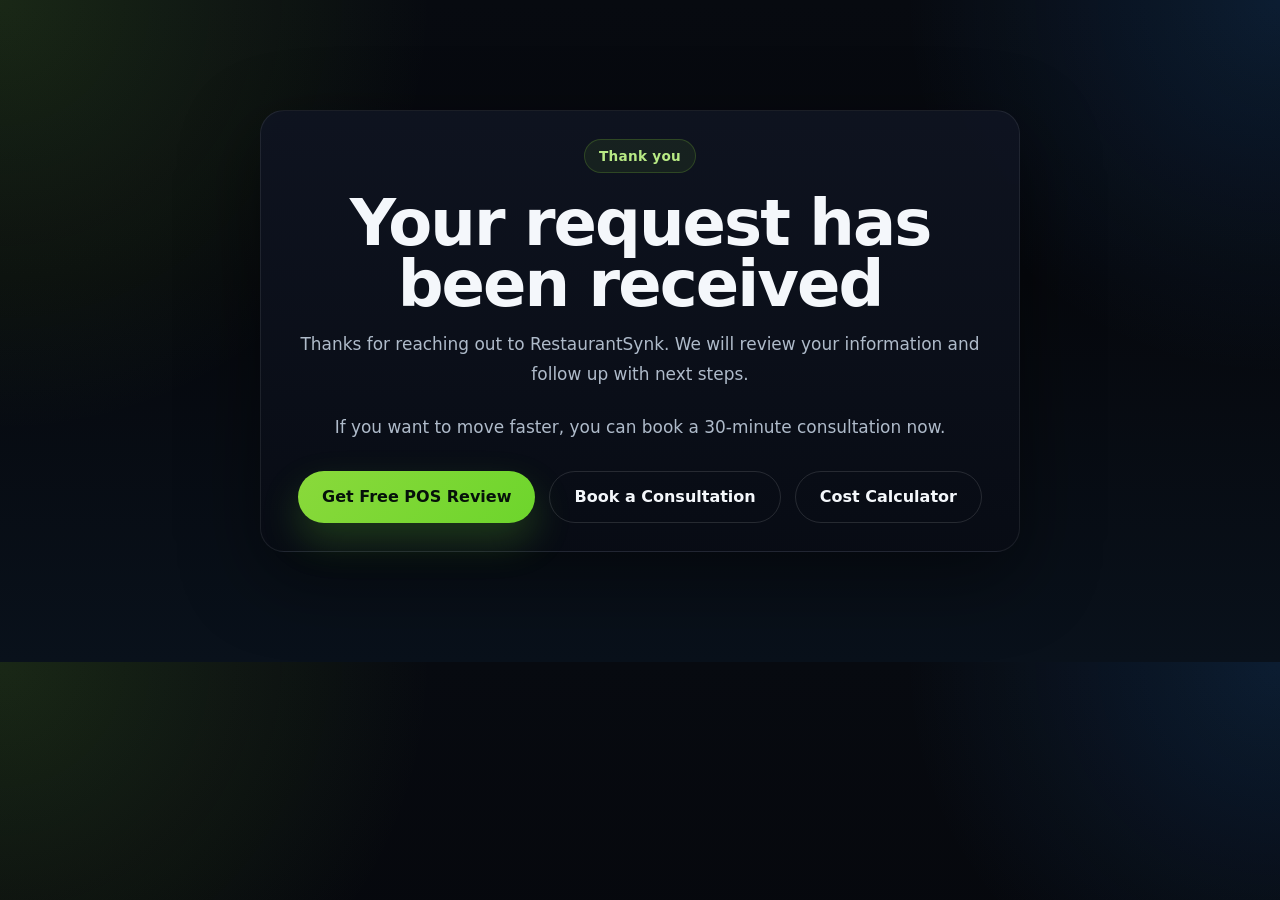
<file: thank-you.html>
<!DOCTYPE html>
<html lang="en">
<head>
  <!-- Google tag (gtag.js) -->
  <script async src="https://www.googletagmanager.com/gtag/js?id=AW-18109989423"></script>
  <script>
    window.dataLayer = window.dataLayer || [];
    function gtag(){dataLayer.push(arguments);}
    gtag('js', new Date());

    gtag('config', 'AW-18109989423');
  </script>
  <!-- Event snippet for Submit lead form conversion page -->
  <script>
    gtag('event', 'conversion', {'send_to': 'AW-18109989423/Ua2fCMjevqUcEK-EwrtD'});
  </script>
  <meta charset="UTF-8" />
  <meta name="viewport" content="width=device-width, initial-scale=1.0" />
  <meta name="robots" content="noindex, follow" />
  <meta name="description" content="Thank you for contacting RestaurantSynk. We will review your request and follow up with next steps." />
  <title>Thank You | RestaurantSynk</title>
  <link rel="canonical" href="https://www.restaurantsynk.com/thank-you.html" />
  <link rel="stylesheet" href="styles.css" />
</head>
<body data-conversion-page="thank-you">
  <main class="site-shell">
    <section class="section final-cta">
      <div class="container cta-card" style="text-align: center; max-width: 760px; margin: 0 auto;">
        <div class="eyebrow">Thank you</div>
        <h1>Your request has been received</h1>
        <p>Thanks for reaching out to RestaurantSynk. We will review your information and follow up with next steps.</p>
        <p>If you want to move faster, you can book a 30-minute consultation now.</p>
        <div class="hero-actions" style="justify-content: center;">
          <a class="btn" href="https://calendly.com/kitchen-restaurantsynk/30min">Book a Consultation</a>
          <a class="btn btn-ghost" href="/">Back to Home</a>
        </div>
      </div>
    </section>
  </main>
  <script src="script.js"></script>
</body>
</html>
</file>
<file: styles.css>
:root {
  --bg: #06080d;
  --bg-soft: #0d1119;
  --panel: rgba(13, 18, 30, 0.88);
  --panel-solid: #0f1421;
  --text: #f4f7fb;
  --muted: #afbbca;
  --line: rgba(255, 255, 255, 0.08);
  --green: #8ad93b;
  --green-deep: #5fa51b;
  --blue: #2b8fff;
  --blue-deep: #1d5fd7;
  --shadow: 0 24px 80px rgba(0, 0, 0, 0.45);
  --radius-xl: 28px;
  --radius-lg: 20px;
  --radius-md: 14px;
  --max: 1180px;
}

* { box-sizing: border-box; }
html { scroll-behavior: smooth; }
body {
  margin: 0;
  font-family: 'Inter', system-ui, sans-serif;
  color: var(--text);
  background:
    radial-gradient(circle at top right, rgba(43, 143, 255, 0.14), transparent 26%),
    radial-gradient(circle at top left, rgba(138, 217, 59, 0.14), transparent 30%),
    linear-gradient(180deg, #070a10 0%, #06080d 42%, #09111b 100%);
}

a { color: inherit; text-decoration: none; }
img { max-width: 100%; display: block; }

.site-shell { overflow-x: hidden; }
.container {
  width: min(var(--max), calc(100% - 40px));
  margin: 0 auto;
}

.topbar {
  position: sticky;
  top: 0;
  z-index: 100;
  background: rgba(5, 8, 13, 0.72);
  backdrop-filter: blur(18px);
  border-bottom: 1px solid var(--line);
}

.nav-wrap {
  min-height: 82px;
  display: flex;
  align-items: center;
  justify-content: space-between;
  gap: 20px;
}

.brand {
  display: flex;
  align-items: center;
  gap: 14px;
}

.brand-logo {
  width: 60px;
  height: 60px;
  object-fit: contain;
}

.brand-copy {
  display: flex;
  flex-direction: column;
  gap: 2px;
}

.brand-name {
  font-size: 1rem;
  font-weight: 700;
}

.brand-sub {
  font-size: 0.78rem;
  color: var(--muted);
}

.nav-links {
  display: flex;
  align-items: center;
  gap: 24px;
  color: var(--muted);
  font-size: 0.94rem;
}

.nav-links a:hover { color: var(--text); }

.btn {
  display: inline-flex;
  align-items: center;
  justify-content: center;
  gap: 8px;
  min-height: 52px;
  padding: 0 24px;
  border-radius: 999px;
  background: linear-gradient(135deg, var(--green) 0%, #6dd52c 100%);
  color: #06110a;
  font-weight: 700;
  box-shadow: 0 18px 38px rgba(111, 219, 47, 0.22);
  transition: transform .18s ease, box-shadow .18s ease, opacity .18s ease;
}

.btn:hover {
  transform: translateY(-1px);
  box-shadow: 0 22px 42px rgba(111, 219, 47, 0.28);
}

.btn-small {
  min-height: 42px;
  padding: 0 18px;
  font-size: 0.92rem;
}

.btn-ghost {
  background: transparent;
  color: var(--text);
  border: 1px solid rgba(255, 255, 255, 0.12);
  box-shadow: none;
}

.hero {
  padding: 78px 0 52px;
}

.hero-grid {
  display: grid;
  grid-template-columns: 1.02fr 0.98fr;
  align-items: center;
  gap: 48px;
}

.eyebrow {
  display: inline-flex;
  align-items: center;
  min-height: 34px;
  padding: 0 14px;
  border-radius: 999px;
  border: 1px solid rgba(138, 217, 59, 0.2);
  background: rgba(138, 217, 59, 0.08);
  color: #b8ea84;
  font-size: 0.85rem;
  font-weight: 600;
  letter-spacing: 0.02em;
}

h1, h2, h3 {
  margin: 0;
  letter-spacing: -0.03em;
}

h1 {
  margin-top: 20px;
  font-size: clamp(2.9rem, 5vw, 5.3rem);
  line-height: 0.96;
}

h2 {
  margin-top: 16px;
  font-size: clamp(2rem, 3.2vw, 3.4rem);
  line-height: 1.03;
}

h3 {
  font-size: 1.28rem;
  line-height: 1.2;
}

p {
  margin: 0;
  color: var(--muted);
  font-size: 1.06rem;
  line-height: 1.75;
}

.hero-lead {
  max-width: 640px;
  margin-top: 24px;
  font-size: 1.18rem;
}

.hero-actions {
  display: flex;
  flex-wrap: wrap;
  gap: 14px;
  margin-top: 28px;
}

.hero-points {
  display: flex;
  flex-wrap: wrap;
  gap: 12px;
  margin-top: 28px;
}

.hero-points span {
  padding: 12px 16px;
  border-radius: 999px;
  background: rgba(255, 255, 255, 0.05);
  border: 1px solid rgba(255, 255, 255, 0.08);
  color: #dfe7f0;
  font-size: 0.94rem;
}

.hero-visual {
  position: relative;
  min-height: 560px;
}

.visual-card {
  background: linear-gradient(180deg, rgba(14, 22, 36, 0.96) 0%, rgba(9, 14, 25, 0.96) 100%);
  border: 1px solid rgba(255, 255, 255, 0.09);
  border-radius: 28px;
  box-shadow: var(--shadow);
}

.control-card {
  position: absolute;
  inset: 18px 0 36px 58px;
  padding: 22px;
}

.visual-top {
  display: flex;
  align-items: center;
  justify-content: space-between;
}

.pill {
  display: inline-flex;
  min-height: 30px;
  align-items: center;
  padding: 0 12px;
  border-radius: 999px;
  background: rgba(43, 143, 255, 0.14);
  color: #8fc5ff;
  font-size: 0.83rem;
  font-weight: 700;
}

.status-dot {
  width: 12px;
  height: 12px;
  border-radius: 50%;
  background: linear-gradient(135deg, var(--green), #6aff3d);
  box-shadow: 0 0 18px rgba(138, 217, 59, 0.7);
}

.mock-screen {
  display: grid;
  grid-template-columns: 82px 1fr;
  gap: 18px;
  margin-top: 20px;
  height: calc(100% - 54px);
}

.mock-sidebar {
  background: rgba(255, 255, 255, 0.04);
  border-radius: 20px;
  padding: 16px 0;
  display: flex;
  flex-direction: column;
  align-items: center;
  gap: 14px;
}

.mock-icon {
  width: 40px;
  height: 40px;
  border-radius: 14px;
  background: rgba(255, 255, 255, 0.08);
}

.mock-icon.active {
  background: linear-gradient(135deg, rgba(43,143,255,0.38), rgba(138,217,59,0.28));
  border: 1px solid rgba(255,255,255,0.1);
}

.mock-content {
  display: flex;
  flex-direction: column;
  gap: 18px;
}

.metric-row {
  display: grid;
  grid-template-columns: repeat(2, 1fr);
  gap: 16px;
}

.metric-card {
  min-height: 110px;
  border-radius: 22px;
  padding: 20px;
  border: 1px solid rgba(255, 255, 255, 0.08);
}

.metric-card.green {
  background: linear-gradient(135deg, rgba(95, 165, 27, 0.22), rgba(14, 45, 16, 0.85));
}

.metric-card.blue {
  background: linear-gradient(135deg, rgba(29, 95, 215, 0.28), rgba(9, 20, 46, 0.9));
}

.metric-label {
  color: #d1d9e3;
  font-size: 0.9rem;
}

.metric-value {
  margin-top: 12px;
  font-weight: 800;
  font-size: 1.38rem;
}

.chart-card {
  flex: 1;
  min-height: 210px;
  border-radius: 22px;
  padding: 24px;
  background: rgba(255, 255, 255, 0.04);
  border: 1px solid rgba(255, 255, 255, 0.08);
  display: flex;
  flex-direction: column;
  justify-content: space-between;
}

.chart-line {
  width: 100%;
  height: 2px;
  background: linear-gradient(90deg, transparent, rgba(43, 143, 255, 0.75), rgba(138, 217, 59, 0.85));
  position: relative;
}

.chart-line::before,
.chart-line::after {
  content: "";
  position: absolute;
  border-radius: 50%;
  background: #fff;
}

.chart-line::before {
  width: 9px; height: 9px; top: -3.5px; left: 20%;
}

.chart-line::after {
  width: 10px; height: 10px; top: -4px; right: 14%;
  background: var(--green);
}

.chart-bars {
  display: flex;
  align-items: end;
  gap: 16px;
  height: 110px;
}

.chart-bars span {
  flex: 1;
  border-radius: 14px 14px 6px 6px;
  background: linear-gradient(180deg, rgba(43, 143, 255, 0.85), rgba(43, 143, 255, 0.22));
}

.chart-bars span:nth-child(1) { height: 36%; }
.chart-bars span:nth-child(2) { height: 54%; }
.chart-bars span:nth-child(3) { height: 68%; }
.chart-bars span:nth-child(4) { height: 83%; }
.chart-bars span:nth-child(5) { height: 96%; background: linear-gradient(180deg, rgba(138, 217, 59, 0.95), rgba(138, 217, 59, 0.28)); }

.feature-list {
  display: grid;
  grid-template-columns: repeat(3, 1fr);
  gap: 12px;
}

.feature-list div {
  min-height: 62px;
  border-radius: 18px;
  display: grid;
  place-items: center;
  text-align: center;
  padding: 12px;
  background: rgba(255, 255, 255, 0.04);
  border: 1px solid rgba(255, 255, 255, 0.08);
  color: #d8e1ea;
  font-weight: 600;
  font-size: 0.94rem;
}

.sigma-badge {
  position: absolute;
  left: 0;
  bottom: 0;
  width: 130px;
  border-radius: 28px;
  padding: 16px;
  background: rgba(6, 10, 18, 0.88);
  border: 1px solid rgba(255, 255, 255, 0.08);
  box-shadow: var(--shadow);
}

.section {
  padding: 110px 0;
}

.section.alt {
  background: linear-gradient(180deg, rgba(255,255,255,0.02), rgba(255,255,255,0));
}

.section-header {
  max-width: 840px;
  margin-bottom: 42px;
}

.section-header.center,
.center { text-align: center; margin-left: auto; margin-right: auto; }

.split-layout {
  display: grid;
  grid-template-columns: 1fr 1fr;
  align-items: center;
  gap: 52px;
}

.split-layout.reverse > :first-child { order: 2; }
.split-layout.reverse > :last-child { order: 1; }

.panel {
  padding: 30px;
  border-radius: var(--radius-xl);
  background: linear-gradient(180deg, rgba(15, 20, 33, 0.94), rgba(8, 12, 21, 0.95));
  border: 1px solid rgba(255, 255, 255, 0.08);
  box-shadow: var(--shadow);
}

.stack-title,
.price-head {
  font-size: 0.92rem;
  text-transform: uppercase;
  letter-spacing: 0.12em;
  color: #86c5ff;
  font-weight: 700;
}

.cost-stack {
  display: grid;
  gap: 14px;
  margin-top: 24px;
}

.stack-row,
.price-row {
  display: flex;
  align-items: center;
  justify-content: space-between;
  gap: 20px;
  padding: 16px 18px;
  background: rgba(255,255,255,0.04);
  border-radius: 16px;
  border: 1px solid rgba(255,255,255,0.07);
}

.stack-row strong,
.price-row strong { color: #ecf4ff; }

.panel-note {
  margin-top: 20px;
  font-size: 0.98rem;
}

.panel-note.big {
  margin-top: 26px;
  font-size: 1.12rem;
  color: #e4edf8;
}

.knives-panel {
  min-height: 450px;
  display: flex;
  flex-direction: column;
  justify-content: center;
}

.panel-graphic {
  position: relative;
  height: 240px;
}

.blade {
  position: absolute;
  width: 190px;
  height: 26px;
  top: 100px;
  left: 50%;
  margin-left: -100px;
  border-radius: 30px;
  background: linear-gradient(90deg, #eff2f6 0%, #8e96a1 55%, #d9dce0 100%);
  transform: rotate(45deg);
  box-shadow: inset 0 0 16px rgba(255,255,255,0.45), 0 18px 28px rgba(0,0,0,0.22);
}

.blade::after {
  content: "";
  position: absolute;
  right: -28px;
  top: -12px;
  width: 46px;
  height: 50px;
  background: inherit;
  clip-path: polygon(0 50%, 100% 0, 100% 100%);
}

.blade.second {
  transform: rotate(-45deg);
}

.square-41 {
  position: absolute;
  top: 36px;
  right: 54px;
  width: 116px;
  height: 116px;
  display: grid;
  place-items: center;
  border-radius: 28px;
  font-size: 3rem;
  font-weight: 800;
  color: #eef5fb;
  background: linear-gradient(135deg, #7ac92d 0%, #3e890d 100%);
  box-shadow: 0 20px 50px rgba(64, 144, 22, 0.28);
}

.card-grid {
  display: grid;
  gap: 24px;
}

.four-up {
  grid-template-columns: repeat(4, 1fr);
}

.info-card,
.feature-panel,
.timeline-step,
.cta-card,
.pricing-panel {
  border-radius: 24px;
  padding: 28px;
  background: linear-gradient(180deg, rgba(15, 20, 33, 0.95), rgba(8, 12, 21, 0.96));
  border: 1px solid rgba(255,255,255,0.08);
  box-shadow: var(--shadow);
}

.icon-wrap {
  width: 54px;
  height: 54px;
  display: grid;
  place-items: center;
  border-radius: 18px;
  margin-bottom: 20px;
  background: linear-gradient(135deg, rgba(43, 143, 255, 0.24), rgba(138, 217, 59, 0.18));
  color: #dbf0ff;
  font-weight: 800;
}

.quote-line {
  margin-top: 32px;
  font-size: 1.12rem;
  font-weight: 700;
  color: #d8e6f6;
}

.deliver-grid {
  display: grid;
  grid-template-columns: repeat(2, 1fr);
  gap: 24px;
}

.feature-panel p + p { margin-top: 16px; }

.mockup-panel {
  display: grid;
  place-items: center;
}

.mini-ui {
  width: 100%;
  min-height: 250px;
  border-radius: 22px;
  overflow: hidden;
  background: rgba(255,255,255,0.03);
  border: 1px solid rgba(255,255,255,0.08);
}

.mini-header {
  height: 48px;
  background: linear-gradient(90deg, rgba(43, 143, 255, 0.22), rgba(138, 217, 59, 0.18));
}

.mini-body {
  display: grid;
  grid-template-columns: 88px 1fr;
  min-height: 202px;
}

.mini-col {
  padding: 18px;
  display: flex;
  flex-direction: column;
  gap: 12px;
  background: rgba(255,255,255,0.03);
}

.mini-col span,
.mini-footer-row div {
  height: 28px;
  border-radius: 12px;
  background: rgba(255,255,255,0.09);
}

.mini-main {
  padding: 18px;
  display: flex;
  flex-direction: column;
  gap: 16px;
}

.mini-table {
  flex: 1;
  border-radius: 16px;
  background:
    linear-gradient(rgba(255,255,255,0.07), rgba(255,255,255,0.07)) top/100% 2px no-repeat,
    repeating-linear-gradient(180deg, rgba(255,255,255,0.06), rgba(255,255,255,0.06) 1px, transparent 1px, transparent 34px),
    linear-gradient(180deg, rgba(255,255,255,0.03), rgba(255,255,255,0.01));
  border: 1px solid rgba(255,255,255,0.08);
}

.mini-footer-row {
  display: grid;
  grid-template-columns: repeat(3, 1fr);
  gap: 12px;
}

.security-panel {
  display: grid;
  gap: 16px;
}

.security-item {
  display: grid;
  grid-template-columns: 52px 1fr;
  gap: 18px;
  align-items: start;
  padding: 18px;
  border-radius: 18px;
  background: rgba(255,255,255,0.04);
  border: 1px solid rgba(255,255,255,0.07);
}

.security-item p { font-size: 0.98rem; margin-top: 6px; }

.shield {
  width: 52px;
  height: 52px;
  border-radius: 16px;
  background: linear-gradient(135deg, rgba(138,217,59,0.32), rgba(43,143,255,0.3));
  position: relative;
}

.shield::before {
  content: "";
  position: absolute;
  inset: 13px 15px 14px 15px;
  border-radius: 10px 10px 14px 14px;
  border: 2px solid #eff8ff;
}

.price-card {
  display: grid;
  gap: 14px;
  margin-top: 20px;
}

.pricing-note {
  margin-top: 18px;
  color: #e5eef9;
  font-weight: 700;
}

.faq-list {
  display: grid;
  gap: 16px;
  max-width: 900px;
  margin: 0 auto;
}

details {
  border-radius: 20px;
  padding: 20px 22px;
  background: rgba(255,255,255,0.04);
  border: 1px solid rgba(255,255,255,0.08);
}

summary {
  cursor: pointer;
  font-weight: 700;
  color: #f5f8fc;
  list-style: none;
}

summary::-webkit-details-marker { display: none; }

details p { margin-top: 14px; }

.timeline {
  display: grid;
  grid-template-columns: repeat(4, 1fr);
  gap: 20px;
}

.timeline-step {
  position: relative;
  min-height: 100%;
}

.timeline-day {
  display: inline-flex;
  min-height: 34px;
  align-items: center;
  padding: 0 12px;
  border-radius: 999px;
  background: rgba(43, 143, 255, 0.14);
  color: #9fcaff;
  font-size: 0.82rem;
  font-weight: 700;
}

.timeline-step h3 { margin-top: 16px; }
.timeline-step p { margin-top: 14px; font-size: 0.98rem; }

.cta-section {
  padding-bottom: 120px;
}

.cta-grid {
  display: grid;
  grid-template-columns: 1.1fr 0.9fr;
  gap: 28px;
  align-items: center;
}

.cta-card {
  text-align: left;
}

.cta-card p {
  margin-top: 14px;
  margin-bottom: 24px;
}

.email-link {
  display: inline-block;
  margin-top: 18px;
  color: #93cbff;
  font-weight: 600;
}

@media (max-width: 1100px) {
  .nav-links { display: none; }
  .hero-grid,
  .split-layout,
  .cta-grid,
  .deliver-grid,
  .timeline,
  .four-up {
    grid-template-columns: 1fr 1fr;
  }
  .hero-visual { min-height: 500px; }
}

@media (max-width: 820px) {
  .container { width: min(var(--max), calc(100% - 28px)); }
  .hero,
  .section { padding: 84px 0; }
  .hero-grid,
  .split-layout,
  .split-layout.reverse,
  .deliver-grid,
  .timeline,
  .cta-grid,
  .four-up {
    grid-template-columns: 1fr;
  }
  .split-layout.reverse > :first-child,
  .split-layout.reverse > :last-child { order: initial; }
  .topbar .btn-small { display: none; }
  .control-card {
    inset: 0;
    position: relative;
  }
  .sigma-badge {
    position: static;
    width: 120px;
    margin-top: 16px;
  }
  .hero-visual { min-height: auto; }
  .metric-row,
  .feature-list { grid-template-columns: 1fr; }
  .mock-screen { grid-template-columns: 1fr; }
  .mock-sidebar {
    flex-direction: row;
    justify-content: center;
    padding: 16px;
  }
}


/* Solution panel upgrade */
.logo-showcase {
  min-height: 450px;
  display: flex;
  flex-direction: column;
  justify-content: center;
}

.logo-orbit-card {
  position: relative;
  min-height: 360px;
  padding: 28px;
  border-radius: 30px;
  background:
    radial-gradient(circle at 78% 28%, rgba(138, 217, 59, 0.18), transparent 24%),
    radial-gradient(circle at 20% 10%, rgba(43, 143, 255, 0.10), transparent 24%),
    linear-gradient(180deg, rgba(7, 12, 24, 0.98), rgba(4, 8, 18, 0.98));
  border: 1px solid rgba(255,255,255,0.08);
  box-shadow: 0 24px 80px rgba(0, 0, 0, 0.45), inset 0 1px 0 rgba(255,255,255,0.04);
  overflow: hidden;
  display: flex;
  align-items: center;
  justify-content: center;
}

.logo-grid {
  position: absolute;
  inset: 0;
  background-image:
    linear-gradient(rgba(255,255,255,0.035) 1px, transparent 1px),
    linear-gradient(90deg, rgba(255,255,255,0.035) 1px, transparent 1px);
  background-size: 28px 28px;
  mask-image: radial-gradient(circle at center, black 45%, transparent 88%);
  opacity: 0.55;
  pointer-events: none;
}

.logo-glow {
  position: absolute;
  width: 280px;
  height: 280px;
  border-radius: 50%;
  background:
    radial-gradient(circle, rgba(138, 217, 59, 0.20) 0%, rgba(43, 143, 255, 0.13) 45%, transparent 72%);
  filter: blur(10px);
  pointer-events: none;
}

.solution-logo {
  position: relative;
  z-index: 2;
  width: min(76%, 360px);
  height: auto;
  object-fit: contain;
  filter: drop-shadow(0 22px 48px rgba(0, 0, 0, 0.45));
}

.orbit-pill {
  position: absolute;
  z-index: 3;
  display: inline-flex;
  align-items: center;
  justify-content: center;
  min-height: 38px;
  padding: 0 16px;
  border-radius: 999px;
  border: 1px solid rgba(255,255,255,0.08);
  background: rgba(7, 12, 22, 0.88);
  box-shadow: 0 16px 30px rgba(0, 0, 0, 0.28);
  color: #e8f2fb;
  font-size: 0.92rem;
  font-weight: 600;
  backdrop-filter: blur(12px);
}

.orbit-top {
  top: 22px;
  left: 50%;
  transform: translateX(-50%);
}

.orbit-right {
  top: 50%;
  right: 18px;
  transform: translateY(-50%);
}

.orbit-bottom {
  bottom: 22px;
  left: 50%;
  transform: translateX(-50%);
}

.orbit-left {
  top: 50%;
  left: 18px;
  transform: translateY(-50%);
}

@media (max-width: 980px) {
  .logo-orbit-card {
    min-height: 320px;
  }

  .solution-logo {
    width: min(76%, 300px);
  }

  .orbit-pill {
    font-size: 0.84rem;
    min-height: 34px;
    padding: 0 12px;
  }
}

@media (max-width: 720px) {
  .logo-orbit-card {
    min-height: 300px;
    padding: 22px;
  }

  .solution-logo {
    width: min(78%, 250px);
  }

  .orbit-pill {
    position: static;
    transform: none !important;
    margin: 6px 6px 0 0;
  }

  .logo-orbit-card {
    display: block;
    text-align: center;
  }

  .logo-showcase .panel-note.big {
    margin-top: 20px;
  }

  .logo-orbit-card img {
    margin: 26px auto 16px;
  }
}
</file>
<file: lead-form.css>
.review-points {
  display: grid;
  gap: 12px;
  margin: 24px 0 0;
  padding: 0;
  list-style: none;
}

.review-points li {
  position: relative;
  padding-left: 24px;
  color: #dce8f5;
  line-height: 1.6;
}

.review-points li::before {
  content: "";
  position: absolute;
  left: 0;
  top: 0.72em;
  width: 8px;
  height: 8px;
  border-radius: 50%;
  background: linear-gradient(135deg, var(--green), var(--blue));
}

.lead-form {
  display: grid;
  gap: 12px;
  margin-top: 20px;
}

.lead-form label {
  color: #edf5ff;
  font-size: 0.94rem;
  font-weight: 700;
}

.lead-form input,
.lead-form textarea {
  width: 100%;
  border: 1px solid rgba(255, 255, 255, 0.12);
  border-radius: 14px;
  background: rgba(255, 255, 255, 0.045);
  color: var(--text);
  font: inherit;
  padding: 13px 14px;
  outline: none;
}

.lead-form input {
  min-height: 48px;
}

.lead-form textarea {
  resize: vertical;
  min-height: 110px;
}

.lead-form input:focus,
.lead-form textarea:focus {
  border-color: rgba(138, 217, 59, 0.5);
  box-shadow: 0 0 0 3px rgba(138, 217, 59, 0.14);
}

.lead-form .btn {
  width: 100%;
  border: 0;
  margin-top: 4px;
  cursor: pointer;
}

.hidden-field {
  position: absolute;
  left: -9999px;
}
</file>
